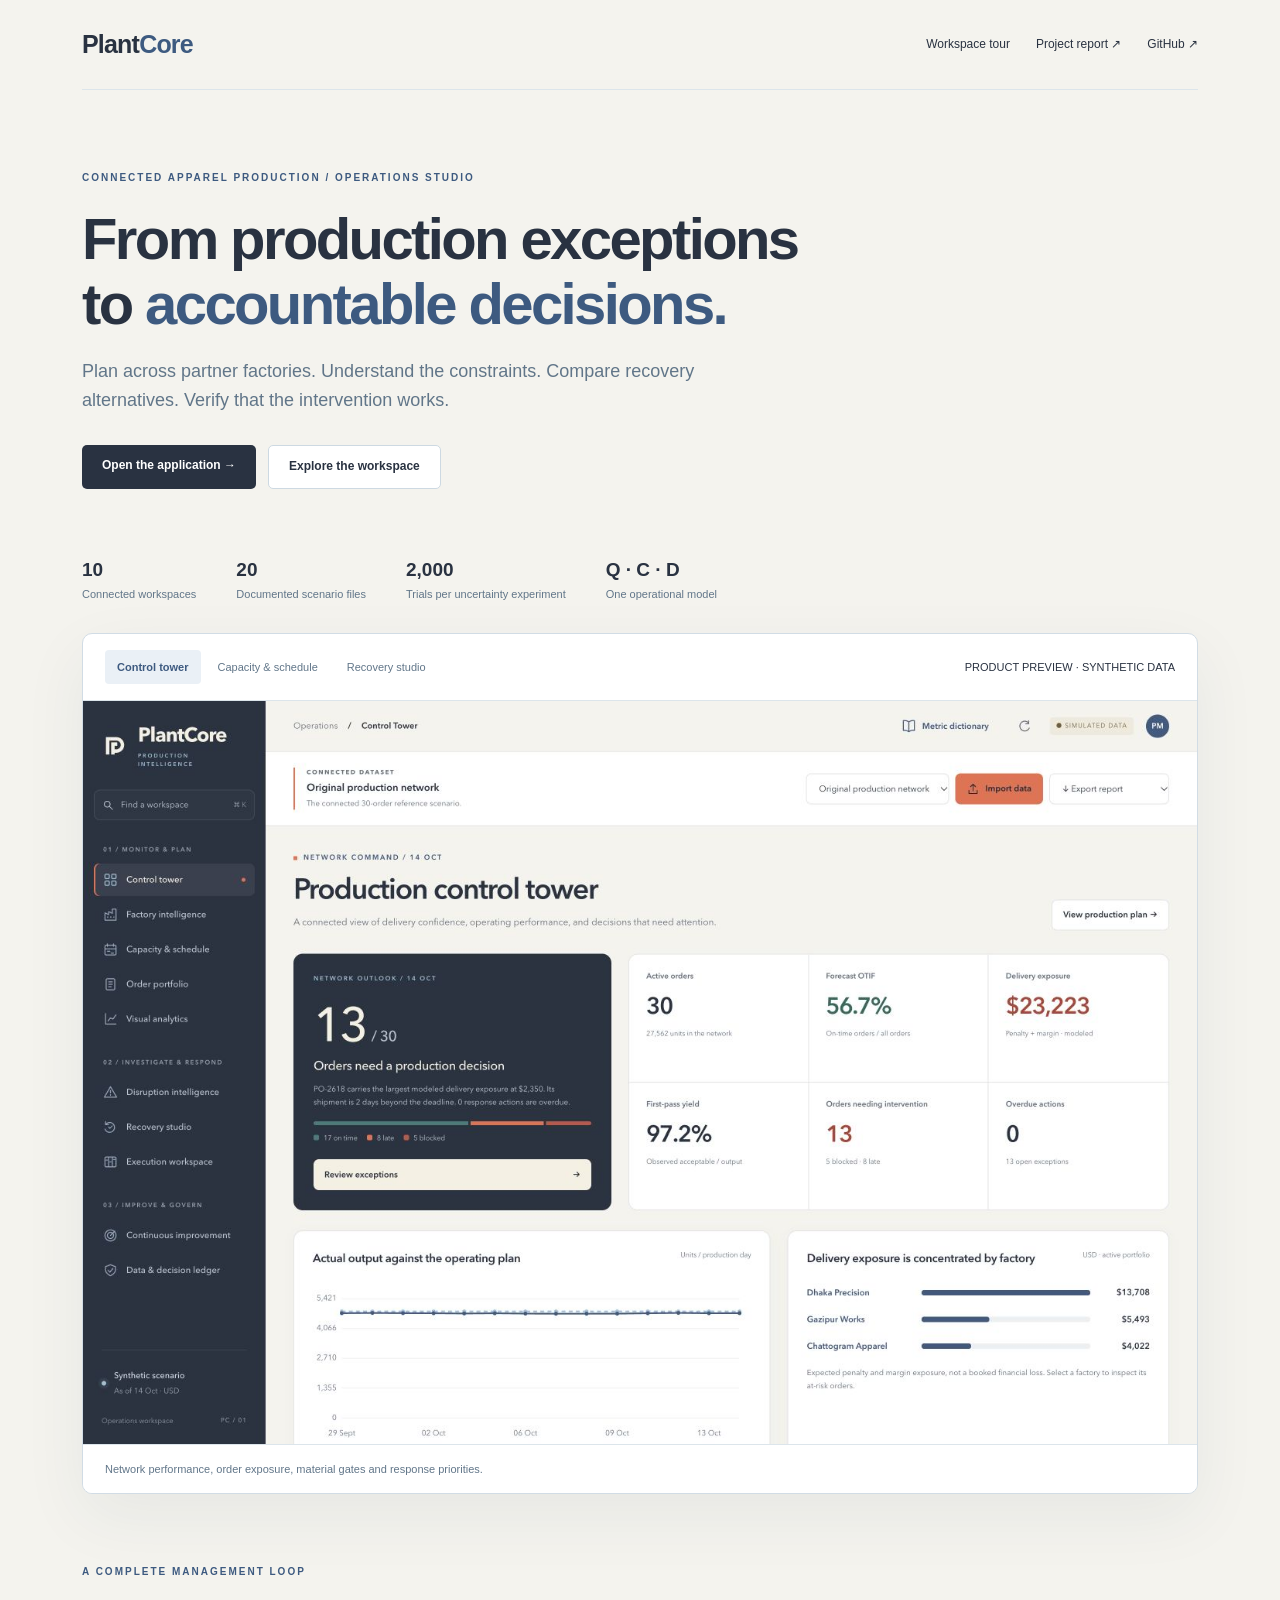
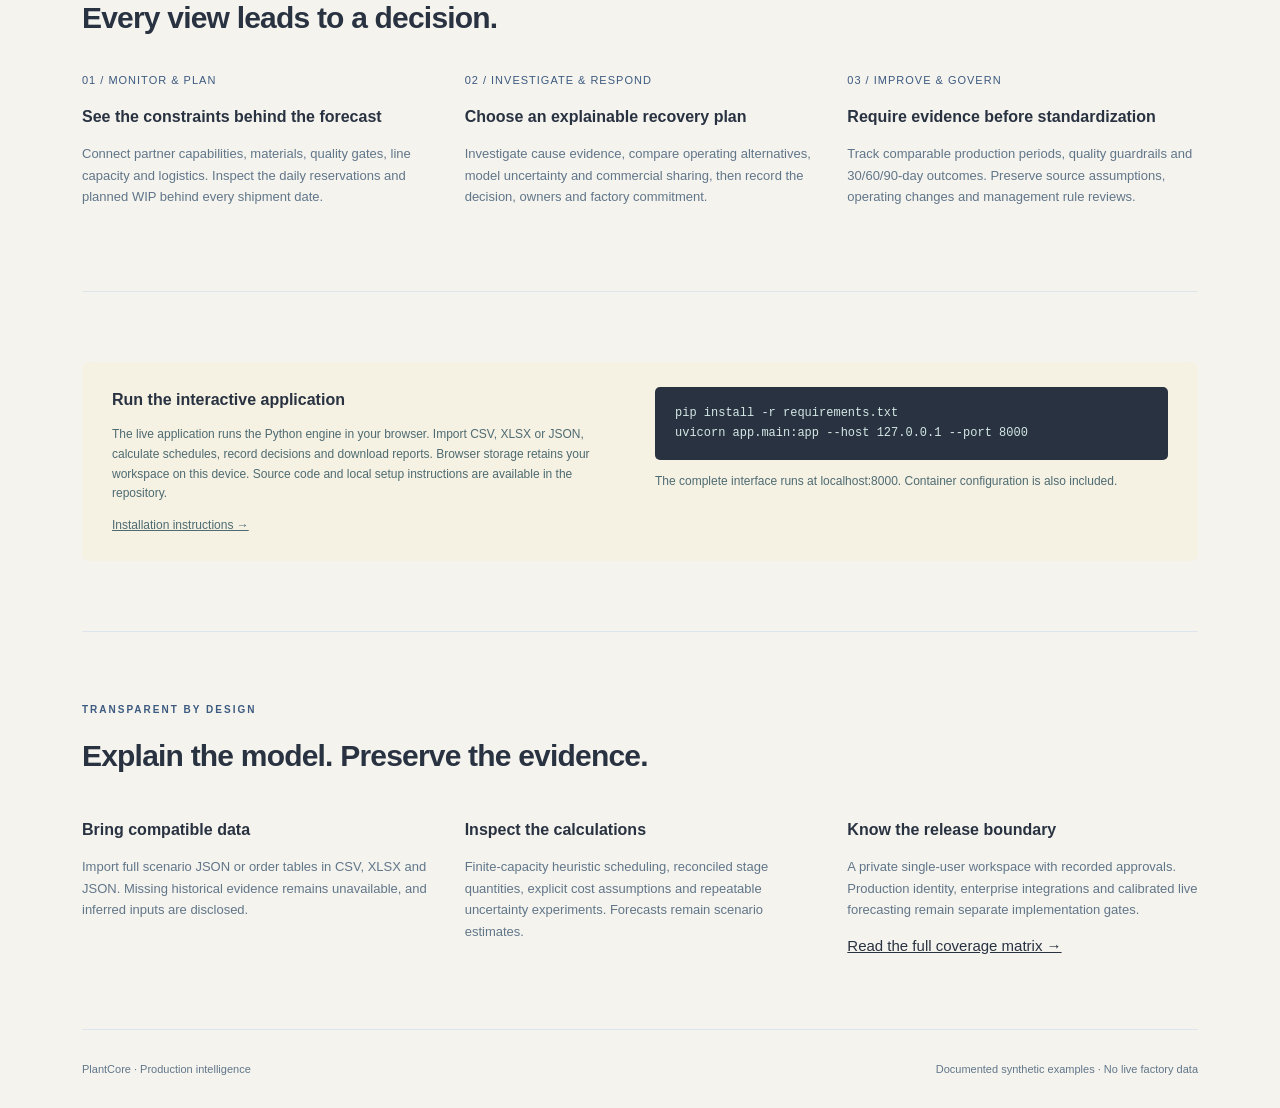
<file: docs/index.html>
<!doctype html>
<html lang="en">
  <head>
    <meta charset="utf-8" />
    <meta name="viewport" content="width=device-width,initial-scale=1" />
    <meta
      name="description"
      content="PlantCore connects apparel production planning, disruption recovery, and evidence-based improvement."
    />
    <title>PlantCore · Production intelligence</title>
    <style>
      :root {
        --navy: #293241;
        --teal: #3d5a80;
        --muted: #617689;
        --line: #dce5eb;
      }
      * {
        box-sizing: border-box;
      }
      body {
        margin: 0;
        background: #f4f3ee;
        color: var(--navy);
        font:
          15px/1.65 "Avenir Next",
          "Segoe UI",
          -apple-system,
          BlinkMacSystemFont,
          "Segoe UI",
          Arial,
          sans-serif;
      }
      a {
        color: inherit;
      }
      nav {
        display: flex;
        align-items: center;
        justify-content: space-between;
        padding: 24px 0;
        border-bottom: 1px solid var(--line);
      }
      .wrap {
        max-width: 1180px;
        margin: auto;
        padding: 0 32px;
      }
      .brand {
        font-size: 25px;
        font-weight: 700;
        letter-spacing: -0.8px;
        text-decoration: none;
      }
      .brand span {
        color: var(--teal);
      }
      .links {
        display: flex;
        gap: 26px;
        font-size: 12px;
      }
      .links a {
        text-decoration: none;
      }
      .hero {
        padding: 80px 0 45px;
        max-width: 870px;
      }
      .eyebrow {
        font-size: 10px;
        color: var(--teal);
        letter-spacing: 2px;
        font-weight: 700;
        text-transform: uppercase;
      }
      h1 {
        font-size: 58px;
        line-height: 1.12;
        letter-spacing: -2.6px;
        font-weight: 650;
        margin: 20px 0;
      }
      h1 em {
        font-style: normal;
        color: var(--teal);
      }
      .hero p {
        font-size: 18px;
        color: var(--muted);
        max-width: 690px;
      }
      .actions {
        display: flex;
        gap: 12px;
        margin-top: 29px;
      }
      .button {
        display: inline-block;
        background: var(--navy);
        color: #fff;
        text-decoration: none;
        padding: 11px 20px;
        border-radius: 5px;
        font-size: 12px;
        font-weight: 600;
      }
      .button.secondary {
        background: #fff;
        border: 1px solid #cdd9e2;
        color: var(--navy);
      }
      .facts {
        display: flex;
        gap: 40px;
        padding: 20px 0 30px;
        color: var(--muted);
        font-size: 11px;
      }
      .facts b {
        display: block;
        color: var(--navy);
        font-size: 19px;
        font-weight: 600;
      }
      .preview {
        border: 1px solid #d1dce5;
        border-radius: 10px;
        background: white;
        overflow: hidden;
        box-shadow: 0 22px 65px #1c3e5010;
      }
      .preview-bar {
        padding: 16px 22px;
        display: flex;
        align-items: center;
        justify-content: space-between;
        border-bottom: 1px solid var(--line);
        font-size: 11px;
      }
      .tabs {
        display: flex;
        gap: 5px;
      }
      .tabs button {
        border: 0;
        background: transparent;
        color: var(--muted);
        padding: 8px 12px;
        border-radius: 4px;
        cursor: pointer;
        font: inherit;
      }
      .tabs button.active {
        background: #eaf0f6;
        color: #3d5a80;
        font-weight: 650;
      }
      .preview img {
        width: 100%;
        display: block;
      }
      .caption {
        font-size: 11px;
        color: var(--muted);
        padding: 15px 22px;
        background: white;
        border-top: 1px solid var(--line);
      }
      .section {
        padding: 70px 0;
        border-bottom: 1px solid var(--line);
      }
      h2 {
        font-size: 30px;
        font-weight: 600;
        letter-spacing: -0.8px;
        margin: 12px 0 25px;
      }
      .grid {
        display: grid;
        grid-template-columns: repeat(3, 1fr);
        gap: 32px;
      }
      h3 {
        font-size: 16px;
        font-weight: 650;
        margin: 12px 0;
      }
      .grid p {
        font-size: 13px;
        color: var(--muted);
      }
      .number {
        font-size: 11px;
        color: var(--teal);
        letter-spacing: 1px;
      }
      .notice {
        background: #f5f1e3;
        padding: 25px 30px;
        border-radius: 7px;
        display: grid;
        grid-template-columns: 1fr 1fr;
        gap: 30px;
      }
      .notice h3 {
        margin-top: 0;
      }
      .notice p {
        font-size: 12px;
        color: #4e6b72;
        margin-bottom: 0;
      }
      code {
        display: block;
        background: #293241;
        color: #d4e8e5;
        padding: 17px 20px;
        border-radius: 5px;
        font-size: 12px;
        overflow: auto;
      }
      footer {
        display: flex;
        justify-content: space-between;
        padding: 30px 0;
        color: var(--muted);
        font-size: 11px;
      }
      .links a:hover {
        text-decoration: underline;
      }
      button:focus-visible,
      a:focus-visible {
        outline: 3px solid #98c1d9;
        outline-offset: 3px;
      }
      @media (max-width: 750px) {
        h1 {
          font-size: 40px;
        }
        .hero {
          padding-top: 50px;
        }
        .grid,
        .notice {
          grid-template-columns: 1fr;
        }
        .preview-bar {
          display: block;
        }
        .tabs {
          margin-bottom: 8px;
        }
        .facts {
          gap: 20px;
        }
        .links {
          gap: 12px;
        }
        .wrap {
          padding: 0 20px;
        }
        .actions {
          flex-wrap: wrap;
        }
      }
    </style>
  </head>
  <body>
    <div class="wrap">
      <nav>
        <a class="brand" href="#">Plant<span>Core</span></a>
        <div class="links">
          <a href="#workspace">Workspace tour</a
          ><a
            href="https://github.com/Mah-era/PlantCore/blob/main/project-report.md"
            >Project report ↗</a
          ><a href="https://github.com/Mah-era/PlantCore">GitHub ↗</a>
        </div>
      </nav>
      <section class="hero">
        <div class="eyebrow">
          Connected apparel production / Operations Studio
        </div>
        <h1>
          From production exceptions<br />to <em>accountable decisions.</em>
        </h1>
        <p>
          Plan across partner factories. Understand the constraints. Compare
          recovery alternatives. Verify that the intervention works.
        </p>
        <div class="actions">
          <a class="button" href="https://mah-era.github.io/PlantCore/"
            >Open the application →</a
          ><a class="button secondary" href="#workspace"
            >Explore the workspace</a
          >
        </div>
      </section>
      <div class="facts">
        <div><b>10</b>Connected workspaces</div>
        <div><b>20</b>Documented scenario files</div>
        <div><b>2,000</b>Trials per uncertainty experiment</div>
        <div><b>Q · C · D</b>One operational model</div>
      </div>
      <section id="workspace" class="preview">
        <div class="preview-bar">
          <div class="tabs" role="group" aria-label="Workspace preview">
            <button
              class="active"
              aria-pressed="true"
              data-image="control-tower.jpg"
              data-caption="Network performance, order exposure, material gates and response priorities."
            >
              Control tower</button
            ><button
              aria-pressed="false"
              data-image="capacity-schedule.jpg"
              data-caption="Daily sewing reservations, factory constraints, stage timing and shipment deadlines."
            >
              Capacity & schedule</button
            ><button
              aria-pressed="false"
              data-image="recovery-studio.jpg"
              data-caption="Recovery cost composition, delivery confidence, quality risk and commercial decisions."
            >
              Recovery studio
            </button>
          </div>
          <span>PRODUCT PREVIEW · SYNTHETIC DATA</span>
        </div>
        <img
          id="previewImage"
          src="images/control-tower.jpg"
          alt="PlantCore control tower showing synthetic production KPIs, output trends, and factory exposure"
        />
        <div id="previewCaption" class="caption">
          Network performance, order exposure, material gates and response
          priorities.
        </div>
      </section>
      <section class="section">
        <div class="eyebrow">A complete management loop</div>
        <h2>Every view leads to a decision.</h2>
        <div class="grid">
          <div>
            <span class="number">01 / MONITOR & PLAN</span>
            <h3>See the constraints behind the forecast</h3>
            <p>
              Connect partner capabilities, materials, quality gates, line
              capacity and logistics. Inspect the daily reservations and planned
              WIP behind every shipment date.
            </p>
          </div>
          <div>
            <span class="number">02 / INVESTIGATE & RESPOND</span>
            <h3>Choose an explainable recovery plan</h3>
            <p>
              Investigate cause evidence, compare operating alternatives, model
              uncertainty and commercial sharing, then record the decision,
              owners and factory commitment.
            </p>
          </div>
          <div>
            <span class="number">03 / IMPROVE & GOVERN</span>
            <h3>Require evidence before standardization</h3>
            <p>
              Track comparable production periods, quality guardrails and
              30/60/90-day outcomes. Preserve source assumptions, operating
              changes and management rule reviews.
            </p>
          </div>
        </div>
      </section>
      <section class="section">
        <div class="notice">
          <div>
            <h3>Run the interactive application</h3>
            <p>
              The live application runs the Python engine in your browser.
              Import CSV, XLSX or JSON, calculate schedules, record decisions
              and download reports. Browser storage retains your workspace on
              this device. Source code and local setup instructions are
              available in the repository.
            </p>
            <p>
              <a href="https://github.com/Mah-era/PlantCore#run-locally"
                >Installation instructions →</a
              >
            </p>
          </div>
          <div>
            <code
              >pip install -r requirements.txt<br />uvicorn app.main:app --host
              127.0.0.1 --port 8000</code
            >
            <p>
              The complete interface runs at localhost:8000. Container
              configuration is also included.
            </p>
          </div>
        </div>
      </section>
      <section class="section">
        <div class="eyebrow">Transparent by design</div>
        <h2>Explain the model. Preserve the evidence.</h2>
        <div class="grid">
          <div>
            <h3>Bring compatible data</h3>
            <p>
              Import full scenario JSON or order tables in CSV, XLSX and JSON.
              Missing historical evidence remains unavailable, and inferred
              inputs are disclosed.
            </p>
          </div>
          <div>
            <h3>Inspect the calculations</h3>
            <p>
              Finite-capacity heuristic scheduling, reconciled stage quantities,
              explicit cost assumptions and repeatable uncertainty experiments.
              Forecasts remain scenario estimates.
            </p>
          </div>
          <div>
            <h3>Know the release boundary</h3>
            <p>
              A private single-user workspace with recorded approvals.
              Production identity, enterprise integrations and calibrated live
              forecasting remain separate implementation gates.
            </p>
            <a
              href="https://github.com/Mah-era/PlantCore/blob/main/docs/requirement-coverage.md"
              >Read the full coverage matrix →</a
            >
          </div>
        </div>
      </section>
      <footer>
        <span>PlantCore · Production intelligence</span
        ><span>Documented synthetic examples · No live factory data</span>
      </footer>
    </div>
    <script>
      document.querySelectorAll("[data-image]").forEach((button) =>
        button.addEventListener("click", () => {
          document.querySelectorAll("[data-image]").forEach((b) => {
            b.classList.toggle("active", b === button);
            b.setAttribute("aria-pressed", String(b === button));
          });
          document.querySelector("#previewImage").src =
            "images/" + button.dataset.image;
          document.querySelector("#previewImage").alt =
            "PlantCore " +
            button.textContent +
            " workspace with synthetic data";
          document.querySelector("#previewCaption").textContent =
            button.dataset.caption;
        }),
      );
    </script>
  </body>
</html>
</file>
